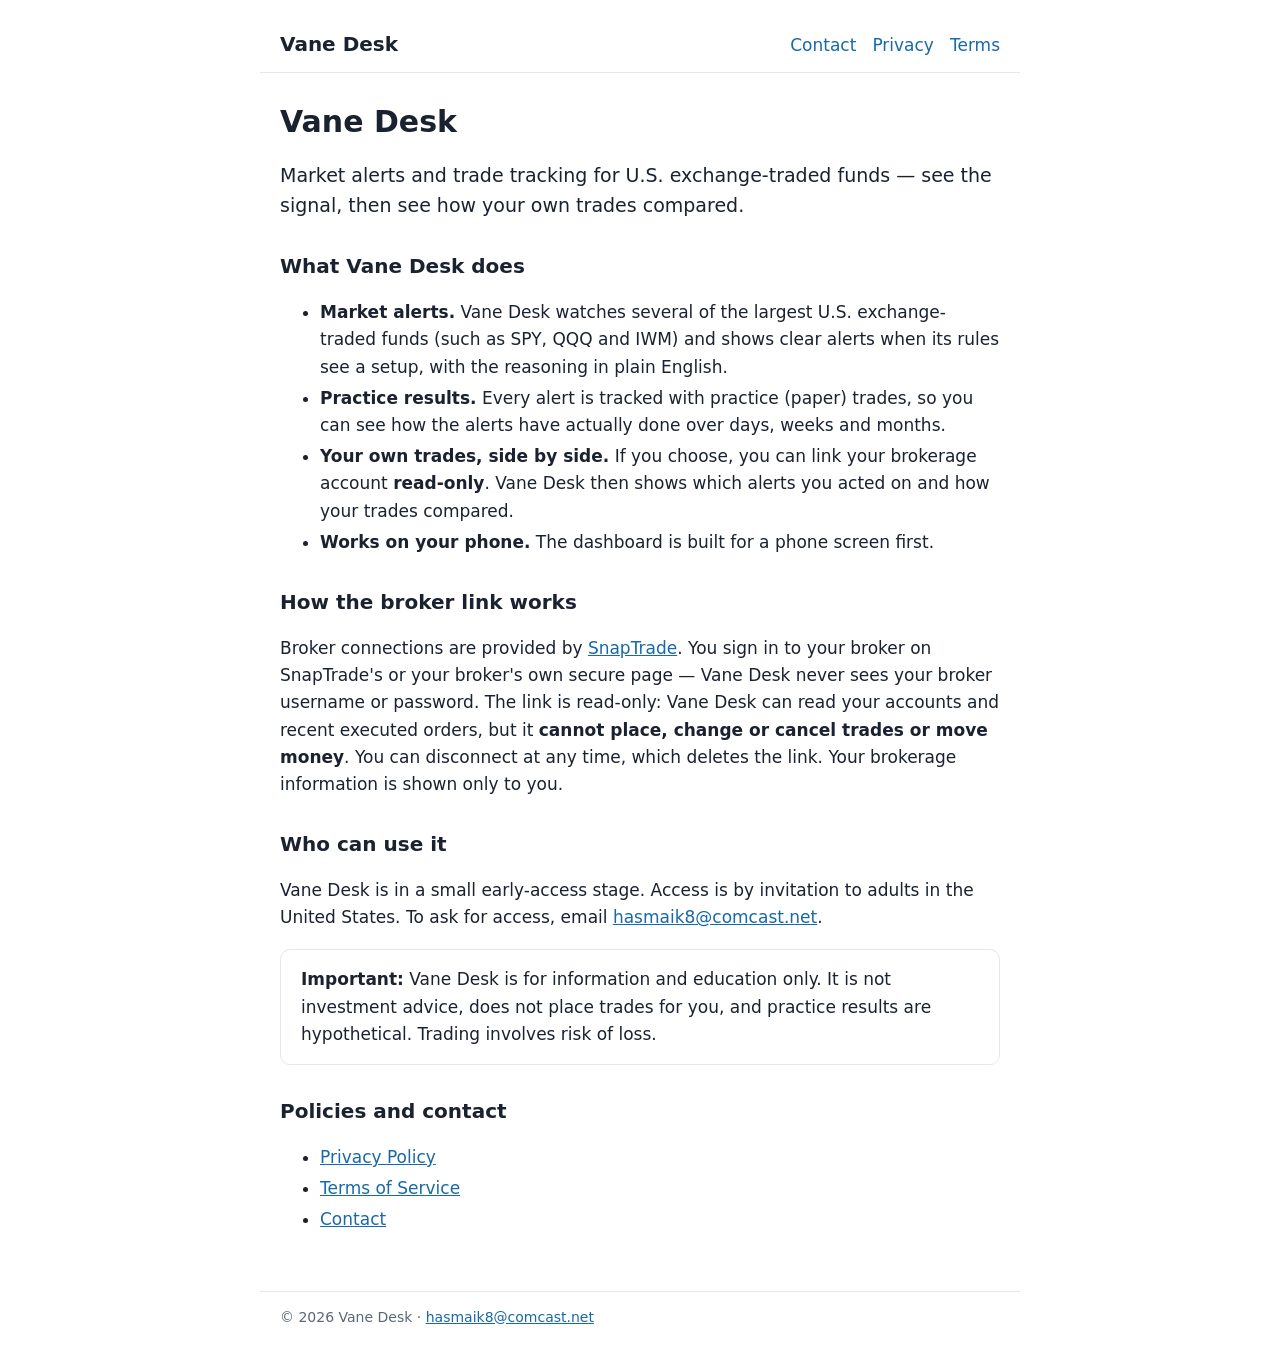
<file: index.html>
<!doctype html>
<html lang="en">
<head>
<meta charset="utf-8">
<meta name="viewport" content="width=device-width,initial-scale=1">
<title>Vane Desk</title>
<meta name="description" content="Vane Desk: market alerts and read-only trade tracking for U.S. ETFs.">
<link rel="stylesheet" href="style.css">
</head>
<body>
<header>
<a class="brand" href="./">Vane Desk</a>
<nav><a href="contact">Contact</a><a href="privacy">Privacy</a><a href="terms">Terms</a></nav>
</header>
<main>
<h1>Vane Desk</h1>
<p style="font-size:19px">Market alerts and trade tracking for U.S. exchange-traded funds &mdash; see the signal, then see how your own trades compared.</p>

<h2>What Vane Desk does</h2>
<ul>
<li><strong>Market alerts.</strong> Vane Desk watches several of the largest U.S. exchange-traded funds (such as SPY, QQQ and IWM) and shows clear alerts when its rules see a setup, with the reasoning in plain English.</li>
<li><strong>Practice results.</strong> Every alert is tracked with practice (paper) trades, so you can see how the alerts have actually done over days, weeks and months.</li>
<li><strong>Your own trades, side by side.</strong> If you choose, you can link your brokerage account <strong>read-only</strong>. Vane Desk then shows which alerts you acted on and how your trades compared.</li>
<li><strong>Works on your phone.</strong> The dashboard is built for a phone screen first.</li>
</ul>

<h2>How the broker link works</h2>
<p>Broker connections are provided by <a href="https://snaptrade.com">SnapTrade</a>. You sign in to your broker on SnapTrade's or your broker's own secure page &mdash; Vane Desk never sees your broker username or password. The link is read-only: Vane Desk can read your accounts and recent executed orders, but it <strong>cannot place, change or cancel trades or move money</strong>. You can disconnect at any time, which deletes the link. Your brokerage information is shown only to you.</p>

<h2>Who can use it</h2>
<p>Vane Desk is in a small early-access stage. Access is by invitation to adults in the United States. To ask for access, email <a href="mailto:hasmaik8@comcast.net">hasmaik8@comcast.net</a>.</p>

<div class="box">
<p style="margin:0"><strong>Important:</strong> Vane Desk is for information and education only. It is not investment advice, does not place trades for you, and practice results are hypothetical. Trading involves risk of loss.</p>
</div>

<h2>Policies and contact</h2>
<ul>
<li><a href="privacy">Privacy Policy</a></li>
<li><a href="terms">Terms of Service</a></li>
<li><a href="contact">Contact</a></li>
</ul>
</main>
<footer>&copy; 2026 Vane Desk &middot; <a href="mailto:hasmaik8@comcast.net">hasmaik8@comcast.net</a></footer>
</body>
</html>
</file>
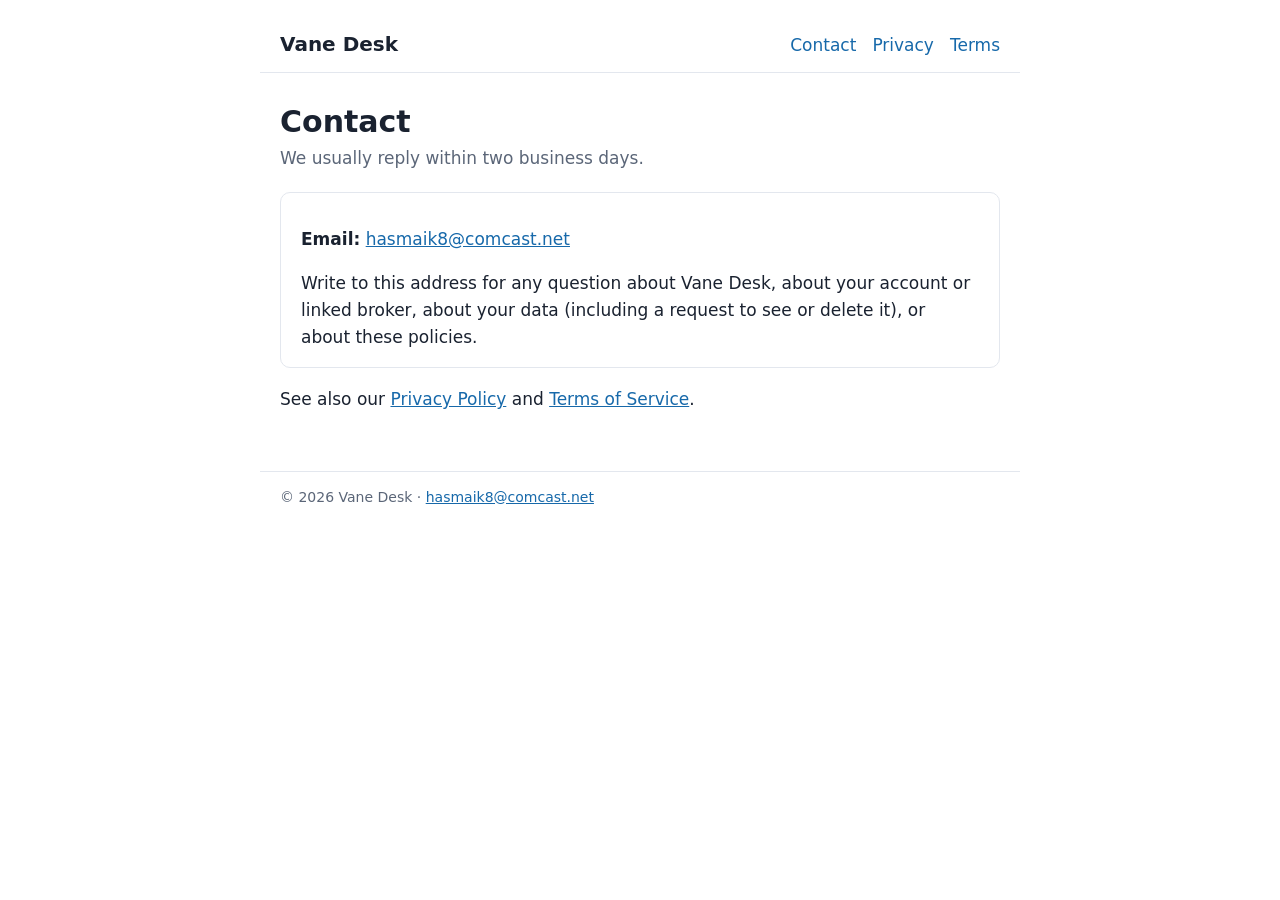
<file: contact.html>
<!doctype html>
<html lang="en">
<head>
<meta charset="utf-8">
<meta name="viewport" content="width=device-width,initial-scale=1">
<title>Contact | Vane Desk</title>
<link rel="stylesheet" href="style.css">
</head>
<body>
<header>
<a class="brand" href="./">Vane Desk</a>
<nav><a href="contact">Contact</a><a href="privacy">Privacy</a><a href="terms">Terms</a></nav>
</header>
<main>
<h1>Contact</h1>
<p class="date">We usually reply within two business days.</p>
<div class="box">
<p><strong>Email:</strong> <a href="mailto:hasmaik8@comcast.net">hasmaik8@comcast.net</a></p>
<p style="margin-bottom:0">Write to this address for any question about Vane Desk, about your account or linked broker, about your data (including a request to see or delete it), or about these policies.</p>
</div>
<p>See also our <a href="privacy">Privacy Policy</a> and <a href="terms">Terms of Service</a>.</p>
</main>
<footer>&copy; 2026 Vane Desk &middot; <a href="mailto:hasmaik8@comcast.net">hasmaik8@comcast.net</a></footer>
</body>
</html>
</file>
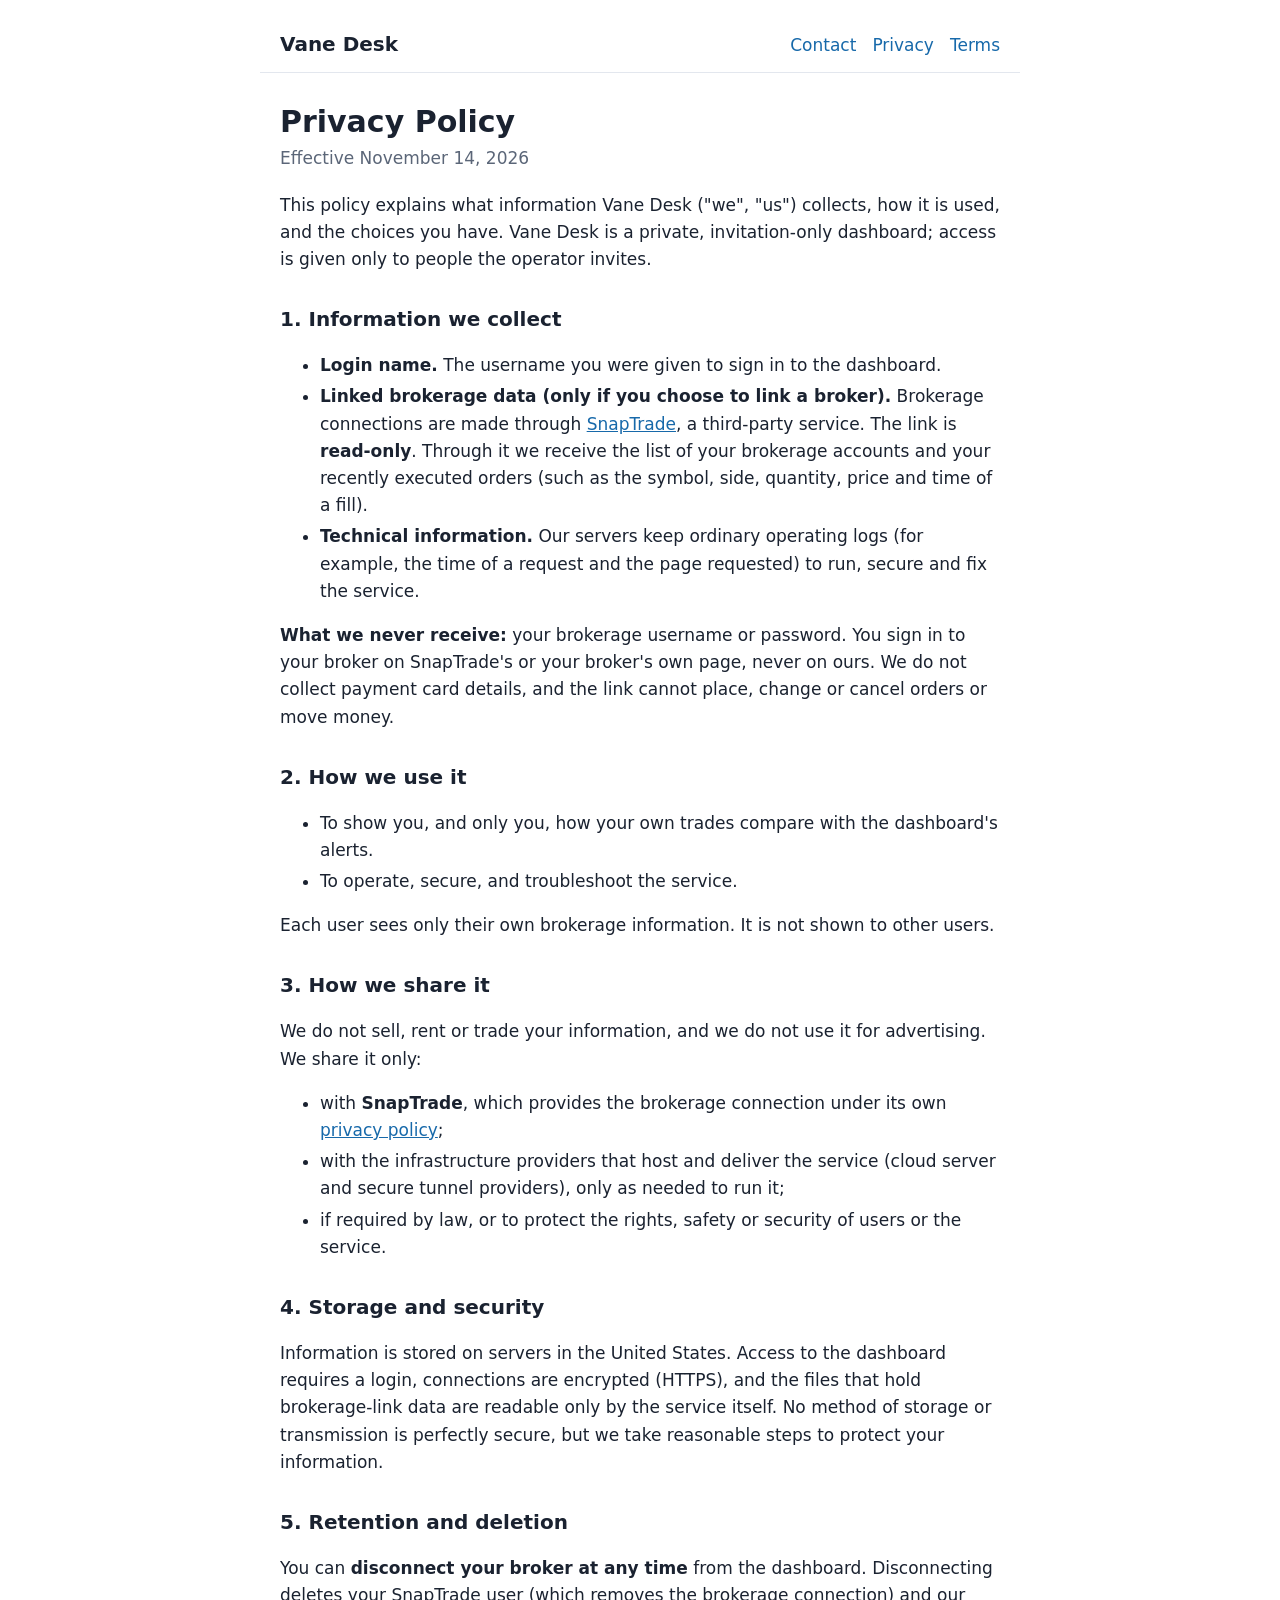
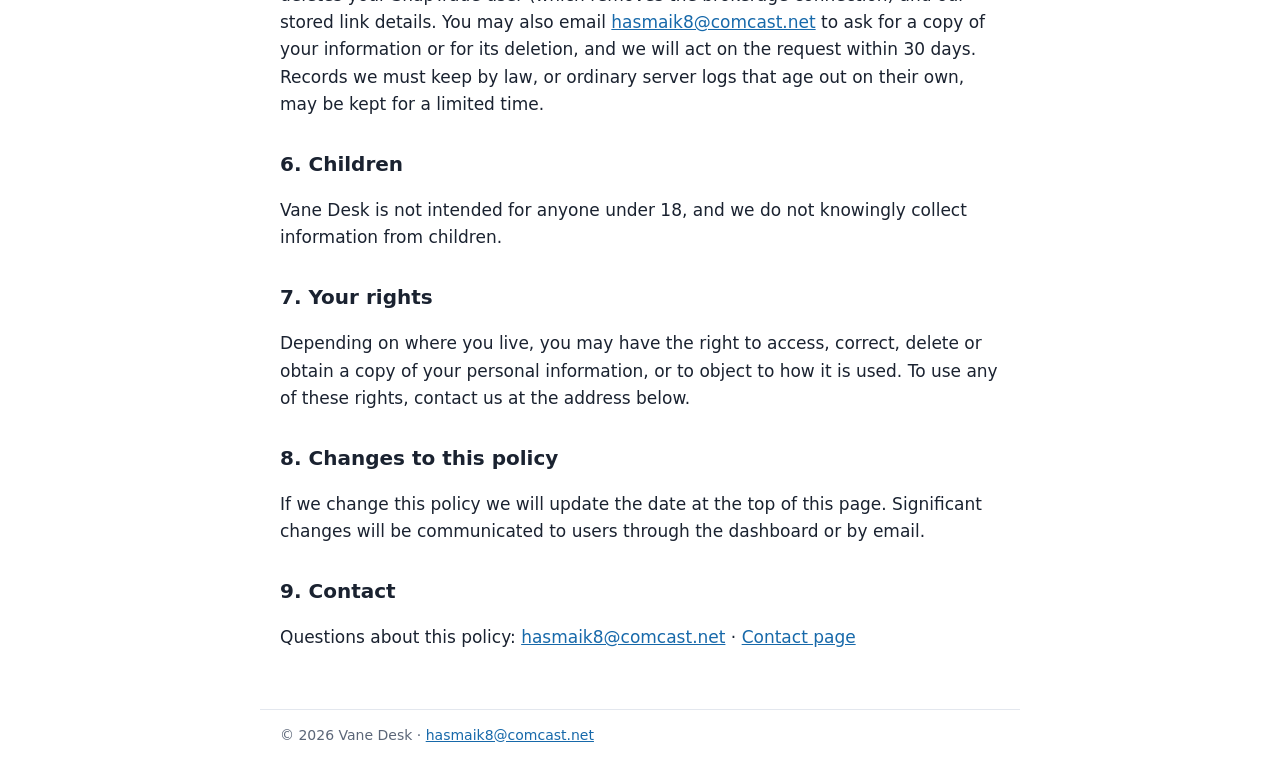
<file: privacy.html>
<!doctype html>
<html lang="en">
<head>
<meta charset="utf-8">
<meta name="viewport" content="width=device-width,initial-scale=1">
<title>Privacy Policy | Vane Desk</title>
<link rel="stylesheet" href="style.css">
</head>
<body>
<header>
<a class="brand" href="./">Vane Desk</a>
<nav><a href="contact">Contact</a><a href="privacy">Privacy</a><a href="terms">Terms</a></nav>
</header>
<main>
<h1>Privacy Policy</h1>
<p class="date">Effective November 14, 2026</p>

<p>This policy explains what information Vane Desk ("we", "us") collects, how it is used, and the choices you have. Vane Desk is a private, invitation-only dashboard; access is given only to people the operator invites.</p>

<h2>1. Information we collect</h2>
<ul>
<li><strong>Login name.</strong> The username you were given to sign in to the dashboard.</li>
<li><strong>Linked brokerage data (only if you choose to link a broker).</strong> Brokerage connections are made through <a href="https://snaptrade.com">SnapTrade</a>, a third-party service. The link is <strong>read-only</strong>. Through it we receive the list of your brokerage accounts and your recently executed orders (such as the symbol, side, quantity, price and time of a fill).</li>
<li><strong>Technical information.</strong> Our servers keep ordinary operating logs (for example, the time of a request and the page requested) to run, secure and fix the service.</li>
</ul>
<p><strong>What we never receive:</strong> your brokerage username or password. You sign in to your broker on SnapTrade's or your broker's own page, never on ours. We do not collect payment card details, and the link cannot place, change or cancel orders or move money.</p>

<h2>2. How we use it</h2>
<ul>
<li>To show you, and only you, how your own trades compare with the dashboard's alerts.</li>
<li>To operate, secure, and troubleshoot the service.</li>
</ul>
<p>Each user sees only their own brokerage information. It is not shown to other users.</p>

<h2>3. How we share it</h2>
<p>We do not sell, rent or trade your information, and we do not use it for advertising. We share it only:</p>
<ul>
<li>with <strong>SnapTrade</strong>, which provides the brokerage connection under its own <a href="https://snaptrade.com/privacy-policy">privacy policy</a>;</li>
<li>with the infrastructure providers that host and deliver the service (cloud server and secure tunnel providers), only as needed to run it;</li>
<li>if required by law, or to protect the rights, safety or security of users or the service.</li>
</ul>

<h2>4. Storage and security</h2>
<p>Information is stored on servers in the United States. Access to the dashboard requires a login, connections are encrypted (HTTPS), and the files that hold brokerage-link data are readable only by the service itself. No method of storage or transmission is perfectly secure, but we take reasonable steps to protect your information.</p>

<h2>5. Retention and deletion</h2>
<p>You can <strong>disconnect your broker at any time</strong> from the dashboard. Disconnecting deletes your SnapTrade user (which removes the brokerage connection) and our stored link details. You may also email <a href="mailto:hasmaik8@comcast.net">hasmaik8@comcast.net</a> to ask for a copy of your information or for its deletion, and we will act on the request within 30 days. Records we must keep by law, or ordinary server logs that age out on their own, may be kept for a limited time.</p>

<h2>6. Children</h2>
<p>Vane Desk is not intended for anyone under 18, and we do not knowingly collect information from children.</p>

<h2>7. Your rights</h2>
<p>Depending on where you live, you may have the right to access, correct, delete or obtain a copy of your personal information, or to object to how it is used. To use any of these rights, contact us at the address below.</p>

<h2>8. Changes to this policy</h2>
<p>If we change this policy we will update the date at the top of this page. Significant changes will be communicated to users through the dashboard or by email.</p>

<h2>9. Contact</h2>
<p>Questions about this policy: <a href="mailto:hasmaik8@comcast.net">hasmaik8@comcast.net</a> &middot; <a href="contact">Contact page</a></p>
</main>
<footer>&copy; 2026 Vane Desk &middot; <a href="mailto:hasmaik8@comcast.net">hasmaik8@comcast.net</a></footer>
</body>
</html>
</file>
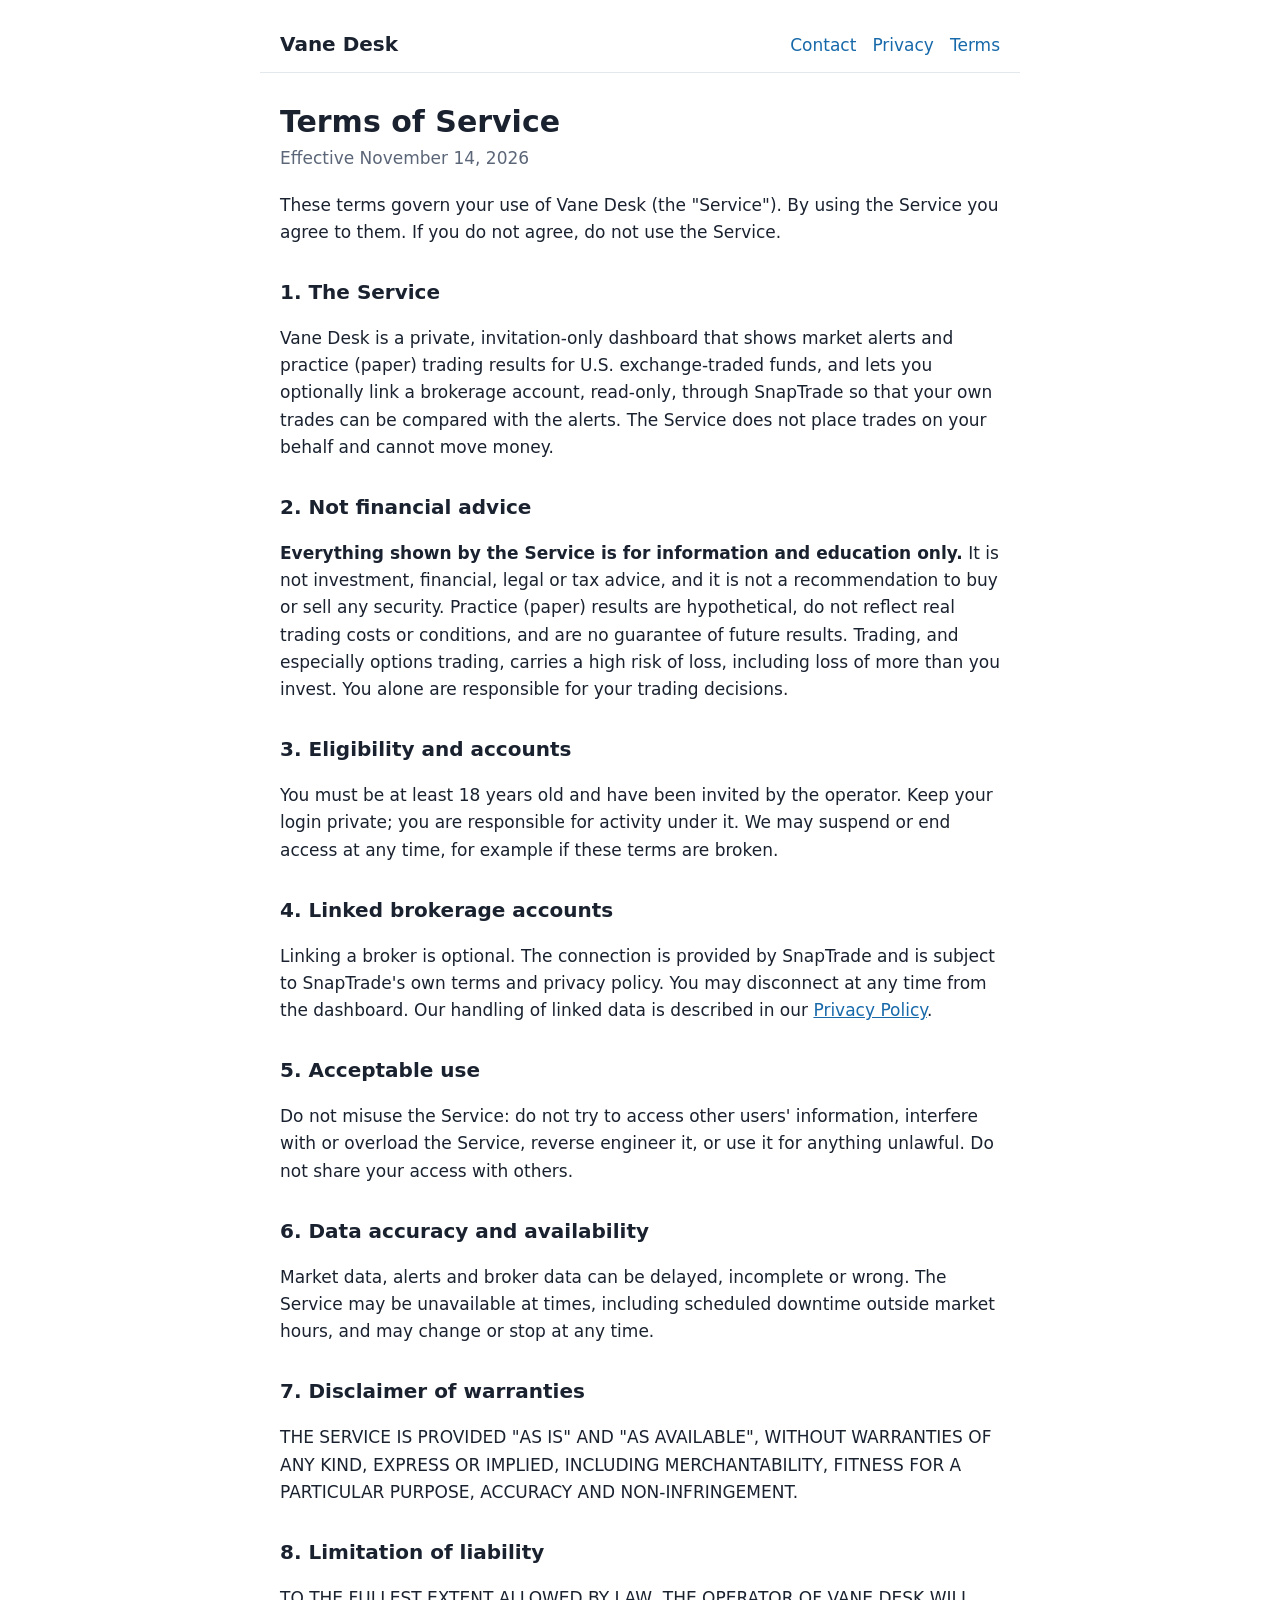
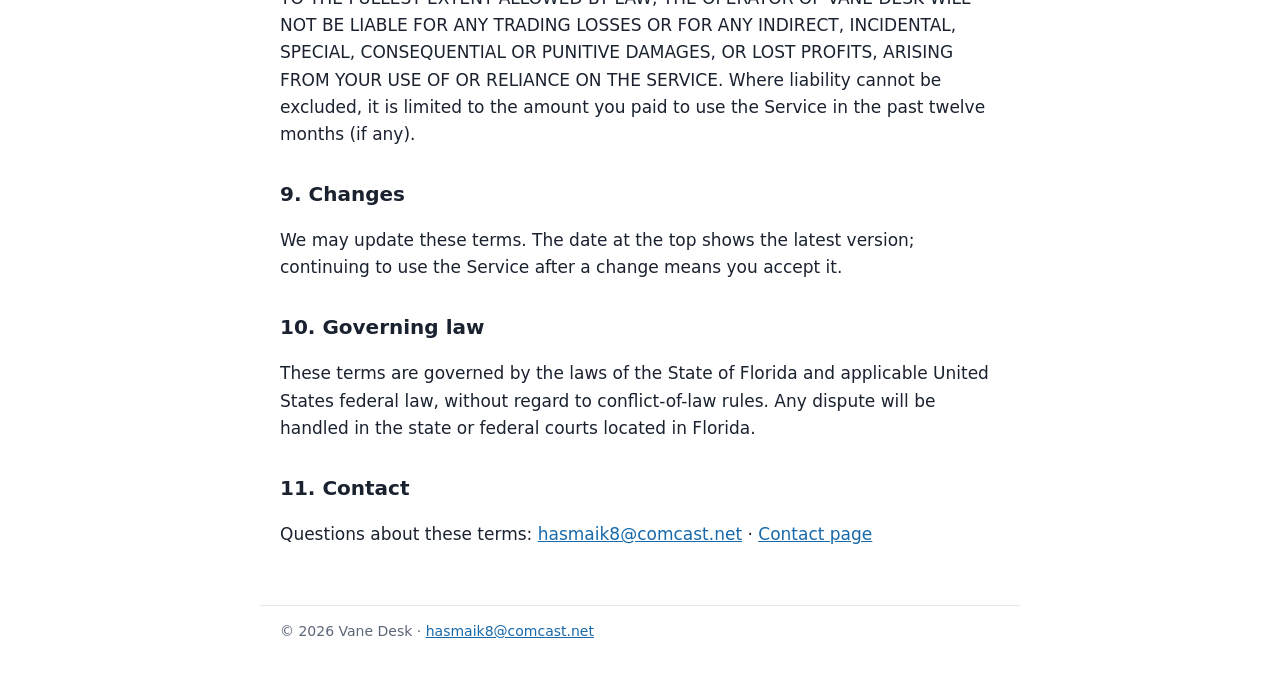
<file: terms.html>
<!doctype html>
<html lang="en">
<head>
<meta charset="utf-8">
<meta name="viewport" content="width=device-width,initial-scale=1">
<title>Terms of Service | Vane Desk</title>
<link rel="stylesheet" href="style.css">
</head>
<body>
<header>
<a class="brand" href="./">Vane Desk</a>
<nav><a href="contact">Contact</a><a href="privacy">Privacy</a><a href="terms">Terms</a></nav>
</header>
<main>
<h1>Terms of Service</h1>
<p class="date">Effective November 14, 2026</p>

<p>These terms govern your use of Vane Desk (the "Service"). By using the Service you agree to them. If you do not agree, do not use the Service.</p>

<h2>1. The Service</h2>
<p>Vane Desk is a private, invitation-only dashboard that shows market alerts and practice (paper) trading results for U.S. exchange-traded funds, and lets you optionally link a brokerage account, read-only, through SnapTrade so that your own trades can be compared with the alerts. The Service does not place trades on your behalf and cannot move money.</p>

<h2>2. Not financial advice</h2>
<p><strong>Everything shown by the Service is for information and education only.</strong> It is not investment, financial, legal or tax advice, and it is not a recommendation to buy or sell any security. Practice (paper) results are hypothetical, do not reflect real trading costs or conditions, and are no guarantee of future results. Trading, and especially options trading, carries a high risk of loss, including loss of more than you invest. You alone are responsible for your trading decisions.</p>

<h2>3. Eligibility and accounts</h2>
<p>You must be at least 18 years old and have been invited by the operator. Keep your login private; you are responsible for activity under it. We may suspend or end access at any time, for example if these terms are broken.</p>

<h2>4. Linked brokerage accounts</h2>
<p>Linking a broker is optional. The connection is provided by SnapTrade and is subject to SnapTrade's own terms and privacy policy. You may disconnect at any time from the dashboard. Our handling of linked data is described in our <a href="privacy">Privacy Policy</a>.</p>

<h2>5. Acceptable use</h2>
<p>Do not misuse the Service: do not try to access other users' information, interfere with or overload the Service, reverse engineer it, or use it for anything unlawful. Do not share your access with others.</p>

<h2>6. Data accuracy and availability</h2>
<p>Market data, alerts and broker data can be delayed, incomplete or wrong. The Service may be unavailable at times, including scheduled downtime outside market hours, and may change or stop at any time.</p>

<h2>7. Disclaimer of warranties</h2>
<p>THE SERVICE IS PROVIDED "AS IS" AND "AS AVAILABLE", WITHOUT WARRANTIES OF ANY KIND, EXPRESS OR IMPLIED, INCLUDING MERCHANTABILITY, FITNESS FOR A PARTICULAR PURPOSE, ACCURACY AND NON-INFRINGEMENT.</p>

<h2>8. Limitation of liability</h2>
<p>TO THE FULLEST EXTENT ALLOWED BY LAW, THE OPERATOR OF VANE DESK WILL NOT BE LIABLE FOR ANY TRADING LOSSES OR FOR ANY INDIRECT, INCIDENTAL, SPECIAL, CONSEQUENTIAL OR PUNITIVE DAMAGES, OR LOST PROFITS, ARISING FROM YOUR USE OF OR RELIANCE ON THE SERVICE. Where liability cannot be excluded, it is limited to the amount you paid to use the Service in the past twelve months (if any).</p>

<h2>9. Changes</h2>
<p>We may update these terms. The date at the top shows the latest version; continuing to use the Service after a change means you accept it.</p>

<h2>10. Governing law</h2>
<p>These terms are governed by the laws of the State of Florida and applicable United States federal law, without regard to conflict-of-law rules. Any dispute will be handled in the state or federal courts located in Florida.</p>

<h2>11. Contact</h2>
<p>Questions about these terms: <a href="mailto:hasmaik8@comcast.net">hasmaik8@comcast.net</a> &middot; <a href="contact">Contact page</a></p>
</main>
<footer>&copy; 2026 Vane Desk &middot; <a href="mailto:hasmaik8@comcast.net">hasmaik8@comcast.net</a></footer>
</body>
</html>
</file>
<file: style.css>
:root{--bg:#ffffff;--fg:#1a2230;--muted:#5b6678;--line:#e3e7ee;--accent:#1769aa}
@media (prefers-color-scheme:dark){:root{--bg:#0b121b;--fg:#e7eef7;--muted:#9aa7b8;--line:#1f2b3a;--accent:#6cb4f0}}
*{box-sizing:border-box}
body{margin:0;background:var(--bg);color:var(--fg);font:17px/1.6 system-ui,-apple-system,"Segoe UI",Roboto,sans-serif}
header,main,footer{max-width:760px;margin:0 auto;padding:0 20px}
header{padding-top:28px;padding-bottom:12px;border-bottom:1px solid var(--line);display:flex;flex-wrap:wrap;gap:8px 20px;align-items:baseline}
header .brand{font-weight:700;font-size:20px;color:var(--fg);text-decoration:none;margin-right:auto}
nav a{color:var(--accent);text-decoration:none;margin-left:16px}
nav a:first-child{margin-left:0}
main{padding-top:20px;padding-bottom:40px}
h1{font-size:30px;line-height:1.25;margin:10px 0 4px}
h2{font-size:20px;margin:30px 0 6px}
.date{color:var(--muted);margin:0 0 20px}
a{color:var(--accent)}
li{margin:4px 0}
.box{border:1px solid var(--line);border-radius:10px;padding:16px 20px;margin:18px 0}
footer{border-top:1px solid var(--line);color:var(--muted);font-size:14px;padding-top:14px;padding-bottom:30px}
</file>
